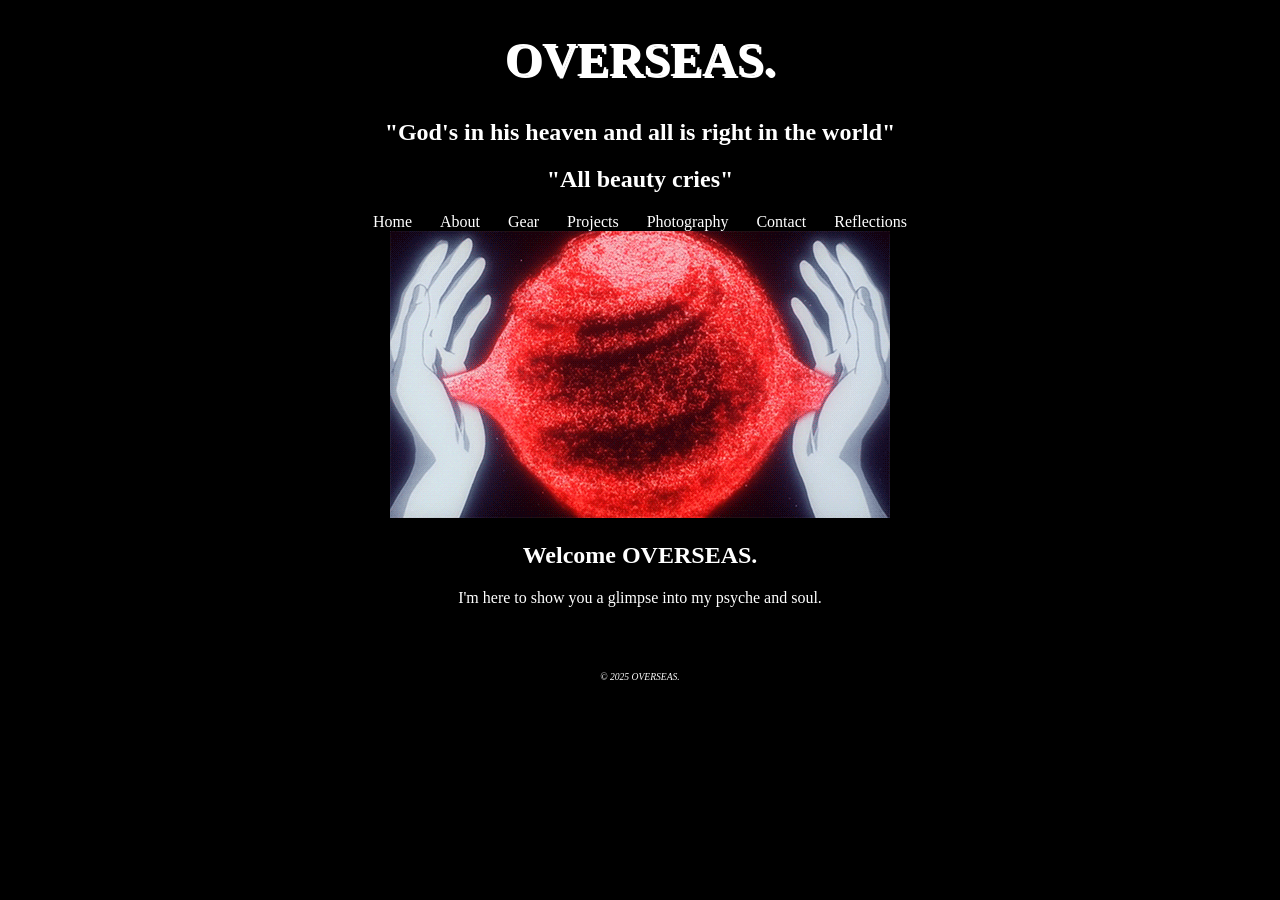
<file: index.html>
<!DOCTYPE html>
<html lang= "en">
<head>
<title>OVERSEAS.</title>
<link rel="stylesheet" href="StyleSheet.css">
<meta charset="UTF-8">

<header>
<h1>OVERSEAS.</h1>
</header>
<h2 style="text-align:center">"God's in his heaven and all is right in the world"</h2>
<h2 style="text-align:center">"All beauty cries"</h2>

<nav style="text-align:center;">
    <ul class="nav" style="display:inline-block; list-style:none; margin:0; padding:0;">
        <li style="display:inline; margin:0 12px;"><a href="X-00Home.html">Home</a></li>
        <li style="display:inline; margin:0 12px;"><a href="about.html">About</a></li>
        <li style="display:inline; margin:0 12px;"><a href="gear.html">Gear</a></li>
        <li style="display:inline; margin:0 12px;"><a href="projects.html">Projects</a></li>
        <li style="display:inline; margin:0 12px;"><a href="photography.html">Photography</a></li>
        <li style="display:inline; margin:0 12px;"><a href="contact.html">Contact</a></li>
        <li style="display:inline; margin:0 12px;"><a href="thoughts.html">Reflections</a></li>
    </ul>
</nav>

<div style="text-align:center;">
    <img src="eva.GIF" alt="Opium Den">
</div>

<h2 class="center-title">Welcome OVERSEAS.</h1>
<p class="center-title">I'm here to show you a glimpse into my psyche and soul.</p>

<p> </p>
<br></br>
<footer>&copy; 2025 OVERSEAS.</footer>
</file>
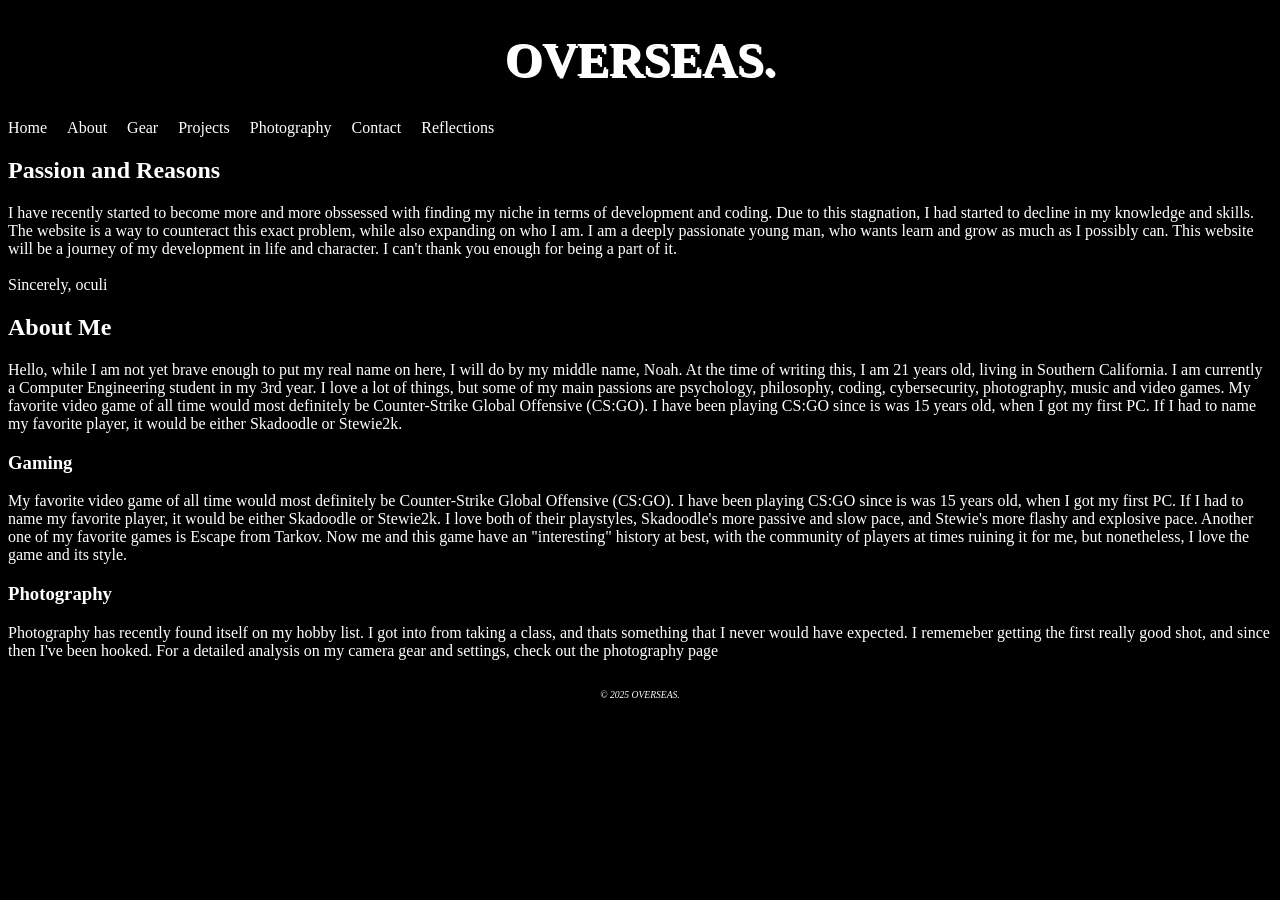
<file: about.html>
<!DOCTYPE html>
<html lang= "en">
<head></head>
    <title>About</title>
    <link rel="stylesheet" href="StyleSheet.css">
    <meta charset="UTF-8">
</head>
<body>
    <header>
        <h1>OVERSEAS.</h1>
    </header>

<nav>
<ul class="nav">
<li><a href="X-00Home.html"> Home </a></li>
<li><a href="about.html"> About </a></li> 
<li><a href="gear.html"> Gear </a></li>
<li><a href="projects.html"> Projects </a></li>
<li><a href="photography.html"> Photography </a></li>
<li><a href="contact.html"> Contact </a></li>
<li><a href="thoughts.html"> Reflections </a></li>
</ul>
</nav>

    <main>
    <h2> Passion and Reasons</h2>
    <p1>I have recently started to become more and more obssessed with finding
        my niche in terms of development and coding. Due to this stagnation,
        I had started to decline in my knowledge and skills. The website is a way 
        to counteract this exact problem, while also expanding on who I am. I am a deeply passionate young man, who 
        wants learn and grow as much as I possibly can. This website will be a journey 
        of my development in life and character. I can't thank you enough for being 
        a part of it.
    </p1>
    <br>
    <br>
    <p1> Sincerely, oculi</p1>
        <h2>About Me</h2>
    <p1> Hello, while I am not yet brave enough to put my real name on here, 
        I will do by my middle name, Noah. At the time of writing this, I am 21 years old, 
        living in Southern California. I am currently a Computer Engineering student in 
        my 3rd year. I love a lot of things, but some of my main passions are psychology, philosophy, coding, 
        cybersecurity, photography, music and video games. My favorite video game of all time 
        would most definitely be Counter-Strike Global Offensive (CS:GO). I have been playing CS:GO
        since is was 15 years old, when I got my first PC. If I had to name my favorite player,
        it would be either Skadoodle or Stewie2k.
    </p1>
    <h3>Gaming</h3>
    <p1>My favorite video game of all time 
        would most definitely be Counter-Strike Global Offensive (CS:GO). I have been playing CS:GO
        since is was 15 years old, when I got my first PC. If I had to name my favorite player,
        it would be either Skadoodle or Stewie2k. I love both of their playstyles,
        Skadoodle's more passive and slow pace, and Stewie's more flashy and explosive pace.
        Another one of my favorite games is Escape from Tarkov. Now me and this game have an "interesting" history at best,
    with the community of players at times ruining it for me, but nonetheless, I love the game and its style.</p1>
    
    <h3>Photography</h3>
    <p1>Photography has recently found itself on my hobby list. I got into from taking a class, and thats something that I
        never would have expected. I rememeber getting the first really good shot, and since then I've been hooked. For a detailed analysis
        on my camera gear and settings, check out the photography page
    </p1>

    <br>
    </br>
</main>

    <footer>&copy; 2025 OVERSEAS.</footer>

</body>
</file>
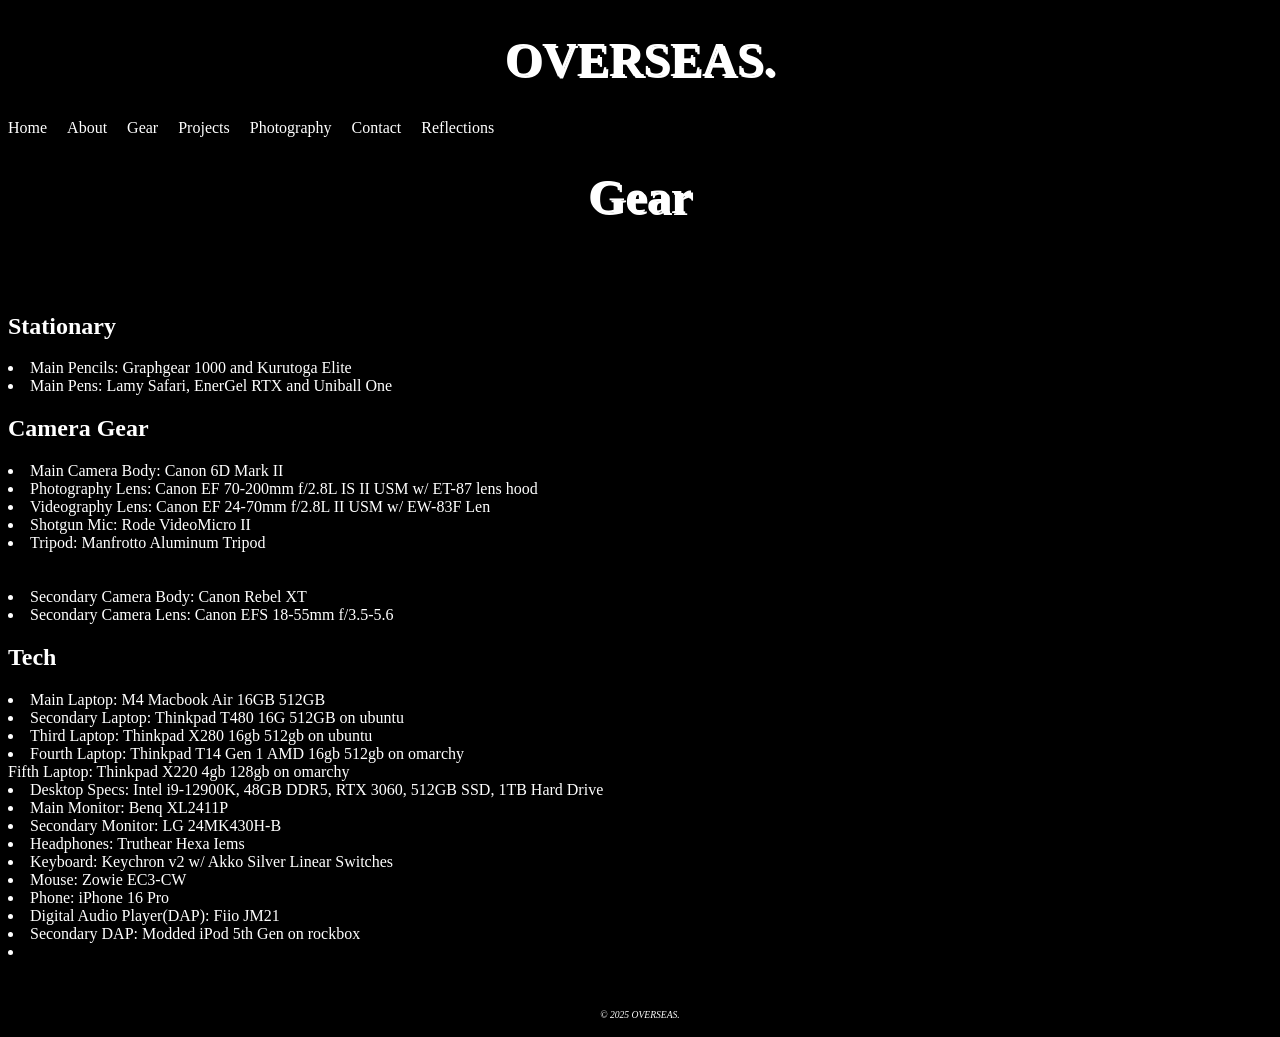
<file: gear.html>
<!DOCTYPE html>
<html lang= "en">
<head></head>
    <title>Gear</title>
    <link rel="stylesheet" href="StyleSheet.css">
    <meta charset="UTF-8">
</head>
<body>
    <header>
        <h1>OVERSEAS.</h1>
    </header>

<nav>
<ul class="nav">
<li><a href="X-00Home.html"> Home </a></li>
<li><a href="about.html"> About </a></li> 
<li><a href="gear.html"> Gear </a></li>
<li><a href="projects.html"> Projects </a></li>
<li><a href="photography.html"> Photography </a></li>
<li><a href="contact.html"> Contact </a></li>
<li><a href="thoughts.html"> Reflections </a></li>
</ul>
</nav>

<h1 class="center-title">Gear</h1>
<br></br>
<h2>Stationary</h2>
<li>Main Pencils: Graphgear 1000 and Kurutoga Elite</li>
<li>Main Pens: Lamy Safari, EnerGel RTX and Uniball One</li>

<h2>Camera Gear</h2>
<li>Main Camera Body: Canon 6D Mark II</li>
<li>Photography Lens: Canon EF 70-200mm f/2.8L IS II USM w/ ET-87 lens hood</li>
<li>Videography Lens: Canon EF 24-70mm f/2.8L II USM w/ EW-83F Len</li>
<li>Shotgun Mic: Rode VideoMicro II</li>
<li>Tripod: Manfrotto Aluminum Tripod</li>
<br></br>
<li>Secondary Camera Body: Canon Rebel XT</li>
<li>Secondary Camera Lens: Canon EFS 18-55mm f/3.5-5.6</li>

<h2>Tech</h2>
<li>Main Laptop: M4 Macbook Air 16GB 512GB </li>
<li>Secondary Laptop: Thinkpad T480 16G 512GB on ubuntu</li> 
<li>Third Laptop: Thinkpad X280 16gb 512gb on ubuntu</li>
<li>Fourth Laptop: Thinkpad T14 Gen 1 AMD 16gb 512gb on omarchy</li>
<l1>Fifth Laptop: Thinkpad X220 4gb 128gb on omarchy</l1>
<li>Desktop Specs: Intel i9-12900K, 48GB DDR5, RTX 3060, 512GB SSD, 1TB Hard Drive</li>
<li>Main Monitor: Benq XL2411P </li>
<li>Secondary Monitor: LG 24MK430H-B</li>
<li>Headphones: Truthear Hexa Iems</li>
<li>Keyboard: Keychron v2 w/ Akko Silver Linear Switches</li>
<li>Mouse: Zowie EC3-CW</li>
<li>Phone: iPhone 16 Pro</li>
<li>Digital Audio Player(DAP): Fiio JM21 </li>
<li>Secondary DAP: Modded iPod 5th Gen on rockbox</li>
<li></li>
<br></br>
<footer>&copy; 2025 OVERSEAS.</footer>
</file>
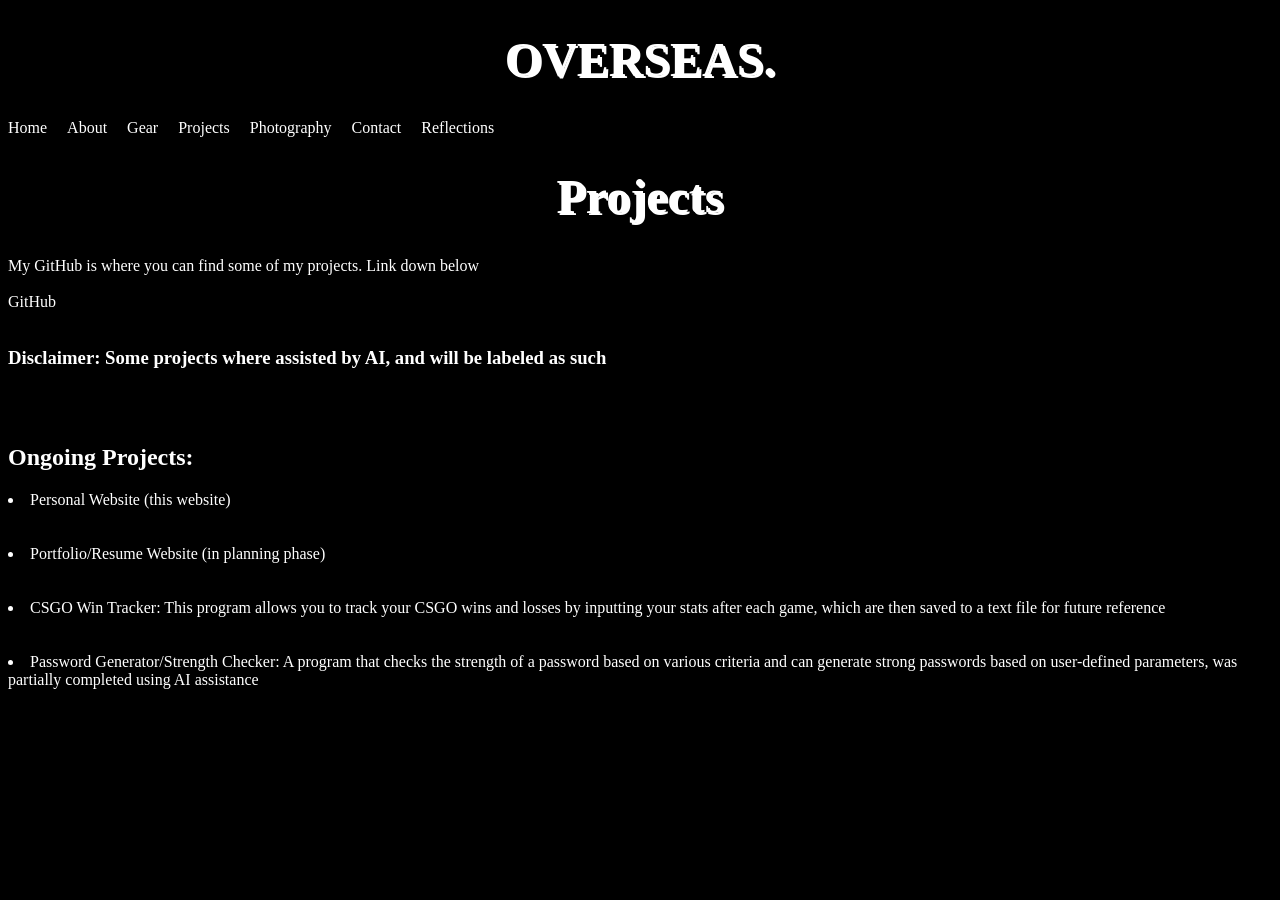
<file: projects.html>
<!DOCTYPE html>
<html lang= "en">
<head></head>
    <title>Projects</title>
    <link rel="stylesheet" href="StyleSheet.css">
    <meta charset="UTF-8">
</head>
<body>
    <header>
        <h1>OVERSEAS.</h1>
    </header>

<nav>
<ul class="nav">
<li><a href="X-00Home.html"> Home </a></li>
<li><a href="about.html"> About </a></li> 
<li><a href="gear.html"> Gear </a></li>
<li><a href="projects.html"> Projects </a></li>
<li><a href="photography.html"> Photography </a></li>
<li><a href="contact.html"> Contact </a></li>
<li><a href="thoughts.html"> Reflections </a></li>
</ul>
</nav>

<h1 class="center-title">Projects</h1>
<p1>My GitHub is where you can find some of my projects. Link down below</p1>
<br></br>
<a href="https://github.com/ocul1" target="_blank" rel="noopener noreferrer">
  GitHub
</a>
<br></br>
<h3>Disclaimer: Some projects where assisted by AI, and will be labeled as such</h3>
<br></br>
<h2>Ongoing Projects:</h2>
<li>Personal Website (this website)</li>
<br></br>
<li>Portfolio/Resume Website (in planning phase)</li>
<br></br>

<li>CSGO Win Tracker: This program allows you to track your CSGO wins and losses by inputting
    your stats after each game, which are then saved to a text file for future reference
</li>
<br></br>
<li>Password Generator/Strength Checker: A program that checks the strength of a password based on various criteria
    and can generate strong passwords based on user-defined parameters, was partially completed using AI assistance
</li>
</file>
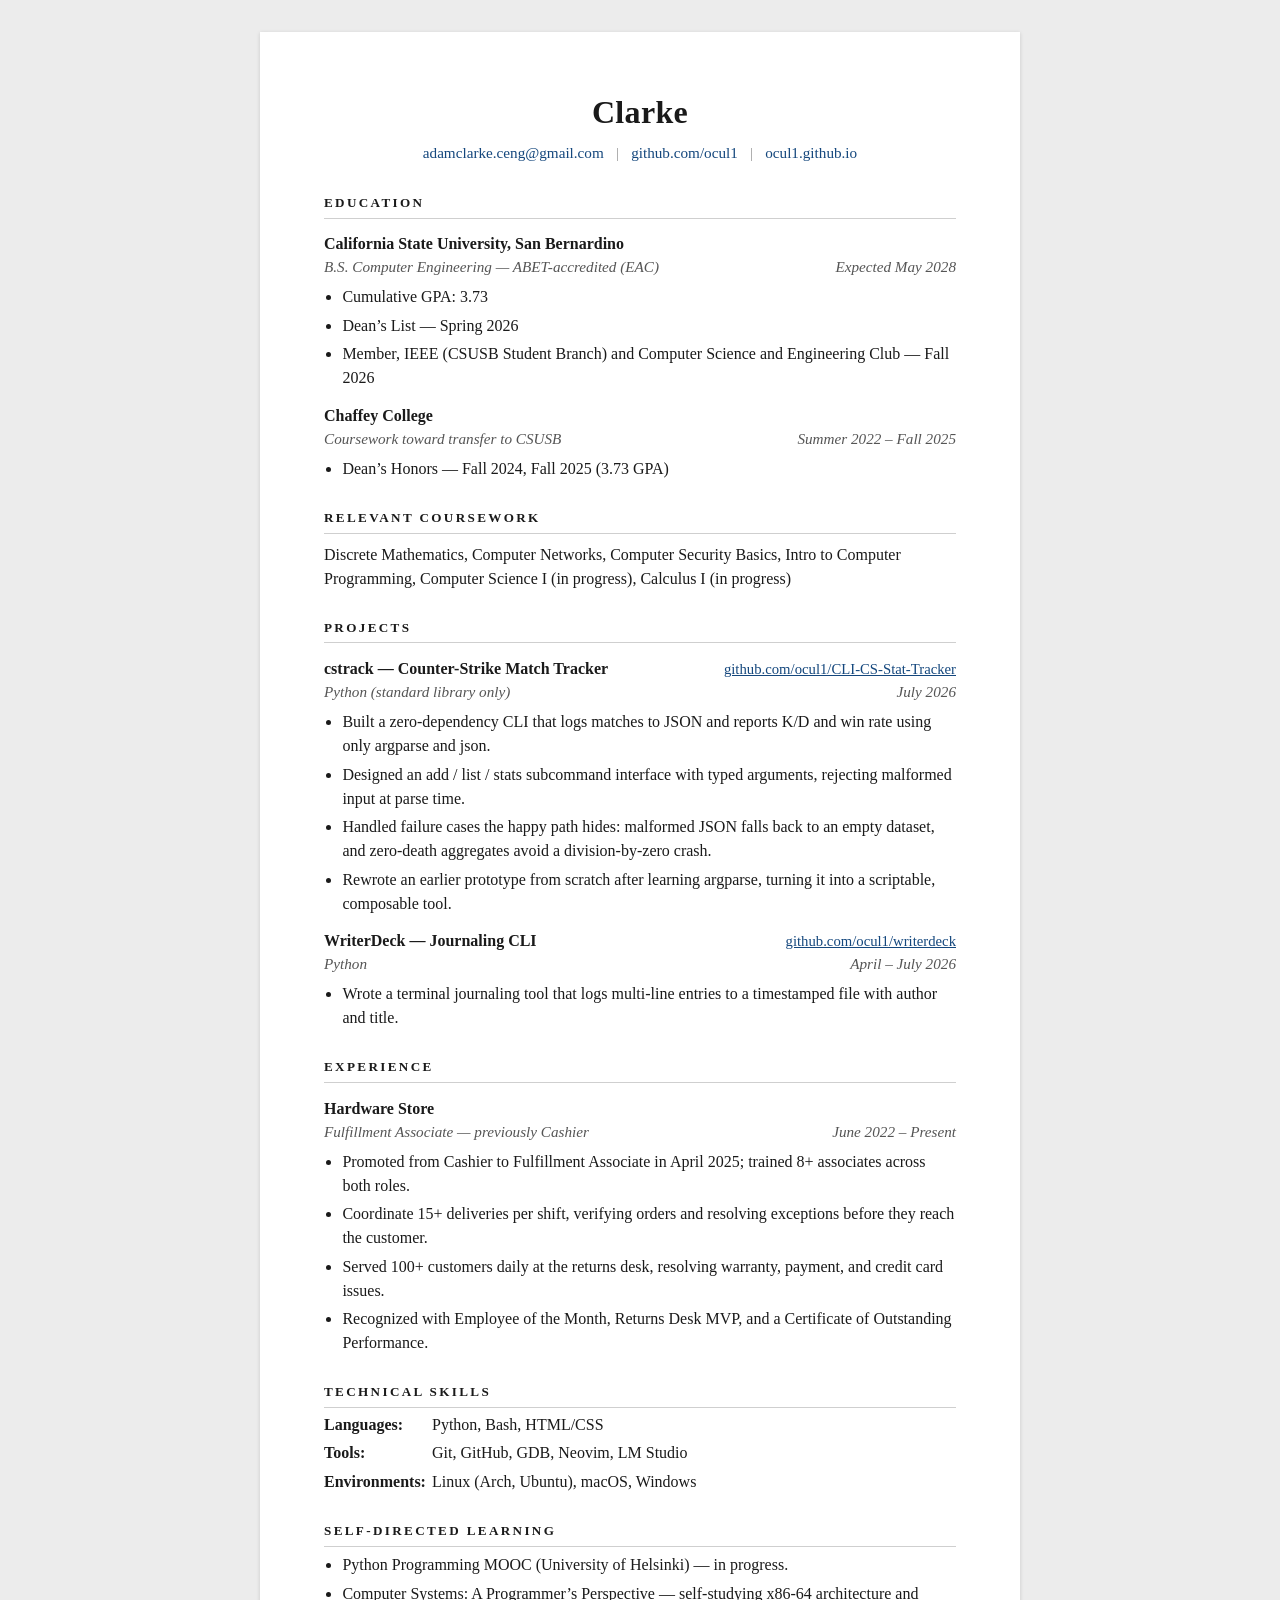
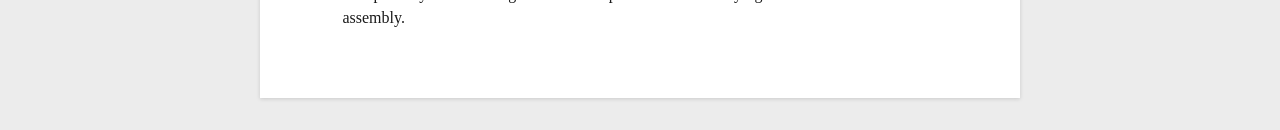
<file: resume-web.html>
<!doctype html>
<html lang="en">
<head>
<meta charset="utf-8">
<meta name="viewport" content="width=device-width, initial-scale=1">
<title>Clarke — Resume</title>
<!-- Resume for ocul1.github.io. Wording source: resume-web.md (edit there, mirror here). Regenerate the PDF by printing this file to PDF. -->
<style>
  :root {
    --ink: #1a1a1a;
    --muted: #555;
    --rule: #cfcfcf;
    --link: #14477d;
    --bg: #ffffff;
  }
  * { box-sizing: border-box; }
  html { -webkit-text-size-adjust: 100%; }
  body {
    margin: 0;
    background: #ececec;
    color: var(--ink);
    font-family: Charter, "Bitstream Charter", "Palatino Linotype", Palatino,
                 Georgia, "Times New Roman", serif;
    font-size: 16px;
    line-height: 1.5;
  }
  .page {
    max-width: 760px;
    margin: 32px auto;
    background: var(--bg);
    padding: 56px 64px 64px;
    box-shadow: 0 1px 4px rgba(0,0,0,.15);
  }
  h1 {
    text-align: center;
    font-size: 2rem;
    font-weight: 700;
    letter-spacing: .01em;
    margin: 0 0 .35rem;
  }
  .contact {
    text-align: center;
    color: var(--muted);
    font-size: .95rem;
    margin: 0 0 1.8rem;
  }
  .contact a { color: var(--link); text-decoration: none; }
  .contact a:hover { text-decoration: underline; }
  .contact .sep { margin: 0 .55em; color: #999; }
  h2 {
    font-size: .82rem;
    font-weight: 700;
    letter-spacing: .18em;
    text-transform: uppercase;
    margin: 1.7rem 0 .1rem;
    padding-bottom: .3rem;
    border-bottom: 1px solid var(--rule);
  }
  section > p { margin: .55rem 0; }
  .entry { margin: .85rem 0 0; }
  .entry-head {
    display: flex;
    justify-content: space-between;
    align-items: baseline;
    gap: 1.5rem;
    flex-wrap: wrap;
  }
  .entry-head .title { font-weight: 700; }
  .entry-head .aux { color: var(--link); font-size: .92rem; white-space: nowrap; }
  .entry-sub {
    display: flex;
    justify-content: space-between;
    align-items: baseline;
    gap: 1.5rem;
    flex-wrap: wrap;
    font-style: italic;
    color: var(--muted);
    font-size: .95rem;
  }
  .entry-sub .when { font-style: italic; white-space: nowrap; }
  ul { margin: .4rem 0 0; padding-left: 1.15rem; }
  li { margin: .28rem 0; }
  .skills p { margin: .3rem 0; }
  .skills strong { display: inline-block; min-width: 6.5em; }
  a { color: var(--link); }

  @media (max-width: 640px) {
    .page { margin: 0; padding: 32px 22px 44px; box-shadow: none; }
    body { background: var(--bg); }
    h1 { font-size: 1.6rem; }
  }

  @media print {
    @page { size: letter; margin: 0.5in 0.62in; }
    body { background: #fff; font-size: 10pt; line-height: 1.3; }
    .page { margin: 0; max-width: none; padding: 0; box-shadow: none; }
    h1 { font-size: 17pt; margin-bottom: .18rem; }
    .contact { font-size: 9.5pt; margin-bottom: .85rem; }
    h2 { font-size: 9pt; margin: 9pt 0 .08rem; padding-bottom: .16rem; }
    .entry { margin-top: .5rem; }
    section > p { margin: .3rem 0; }
    ul { margin-top: .22rem; }
    li { margin: .1rem 0; }
    .entry-head .aux, .entry-sub { font-size: 9pt; }
    a { color: #000; }
    .contact a, .entry-head .aux { color: #000; }
  }
</style>
</head>
<body>
<main class="page">

  <h1>Clarke</h1>
  <p class="contact">
    <a href="mailto:adamclarke.ceng@gmail.com">adamclarke.ceng@gmail.com</a>
    <span class="sep">|</span>
    <a href="https://github.com/ocul1">github.com/ocul1</a>
    <span class="sep">|</span>
    <a href="https://ocul1.github.io">ocul1.github.io</a>
  </p>

  <section>
    <h2>Education</h2>

    <div class="entry">
      <div class="entry-head"><span class="title">California State University, San Bernardino</span></div>
      <div class="entry-sub"><span>B.S. Computer Engineering — ABET-accredited (EAC)</span><span class="when">Expected May 2028</span></div>
      <ul>
        <li>Cumulative GPA: 3.73</li>
        <li>Dean&rsquo;s List — Spring 2026</li>
        <li>Member, IEEE (CSUSB Student Branch) and Computer Science and Engineering Club — Fall 2026</li>
      </ul>
    </div>

    <div class="entry">
      <div class="entry-head"><span class="title">Chaffey College</span></div>
      <div class="entry-sub"><span>Coursework toward transfer to CSUSB</span><span class="when">Summer 2022 – Fall 2025</span></div>
      <ul>
        <li>Dean&rsquo;s Honors — Fall 2024, Fall 2025 (3.73 GPA)</li>
      </ul>
    </div>
  </section>

  <section>
    <h2>Relevant Coursework</h2>
    <p>Discrete Mathematics, Computer Networks, Computer Security Basics, Intro to
    Computer Programming, Computer Science I (in progress), Calculus I (in progress)</p>
  </section>

  <section>
    <h2>Projects</h2>

    <div class="entry">
      <div class="entry-head">
        <span class="title">cstrack — Counter-Strike Match Tracker</span>
        <a class="aux" href="https://github.com/ocul1/CLI-CS-Stat-Tracker">github.com/ocul1/CLI-CS-Stat-Tracker</a>
      </div>
      <div class="entry-sub"><span>Python (standard library only)</span><span class="when">July 2026</span></div>
      <ul>
        <li>Built a zero-dependency CLI that logs matches to JSON and reports K/D and win rate using only argparse and json.</li>
        <li>Designed an add / list / stats subcommand interface with typed arguments, rejecting malformed input at parse time.</li>
        <li>Handled failure cases the happy path hides: malformed JSON falls back to an empty dataset, and zero-death aggregates avoid a division-by-zero crash.</li>
        <li>Rewrote an earlier prototype from scratch after learning argparse, turning it into a scriptable, composable tool.</li>
      </ul>
    </div>

    <div class="entry">
      <div class="entry-head">
        <span class="title">WriterDeck — Journaling CLI</span>
        <a class="aux" href="https://github.com/ocul1/writerdeck">github.com/ocul1/writerdeck</a>
      </div>
      <div class="entry-sub"><span>Python</span><span class="when">April – July 2026</span></div>
      <ul>
        <li>Wrote a terminal journaling tool that logs multi-line entries to a timestamped file with author and title.</li>
      </ul>
    </div>
  </section>

  <section>
    <h2>Experience</h2>

    <div class="entry">
      <div class="entry-head"><span class="title">Hardware Store</span></div>
      <div class="entry-sub"><span>Fulfillment Associate — previously Cashier</span><span class="when">June 2022 – Present</span></div>
      <ul>
        <li>Promoted from Cashier to Fulfillment Associate in April 2025; trained 8+ associates across both roles.</li>
        <li>Coordinate 15+ deliveries per shift, verifying orders and resolving exceptions before they reach the customer.</li>
        <li>Served 100+ customers daily at the returns desk, resolving warranty, payment, and credit card issues.</li>
        <li>Recognized with Employee of the Month, Returns Desk MVP, and a Certificate of Outstanding Performance.</li>
      </ul>
    </div>
  </section>

  <section class="skills">
    <h2>Technical Skills</h2>
    <p><strong>Languages:</strong> Python, Bash, HTML/CSS</p>
    <p><strong>Tools:</strong> Git, GitHub, GDB, Neovim, LM Studio</p>
    <p><strong>Environments:</strong> Linux (Arch, Ubuntu), macOS, Windows</p>
  </section>

  <section>
    <h2>Self-Directed Learning</h2>
    <ul>
      <li>Python Programming MOOC (University of Helsinki) — in progress.</li>
      <li>Computer Systems: A Programmer&rsquo;s Perspective — self-studying x86-64 architecture and assembly.</li>
    </ul>
  </section>

</main>
</body>
</html>
</file>
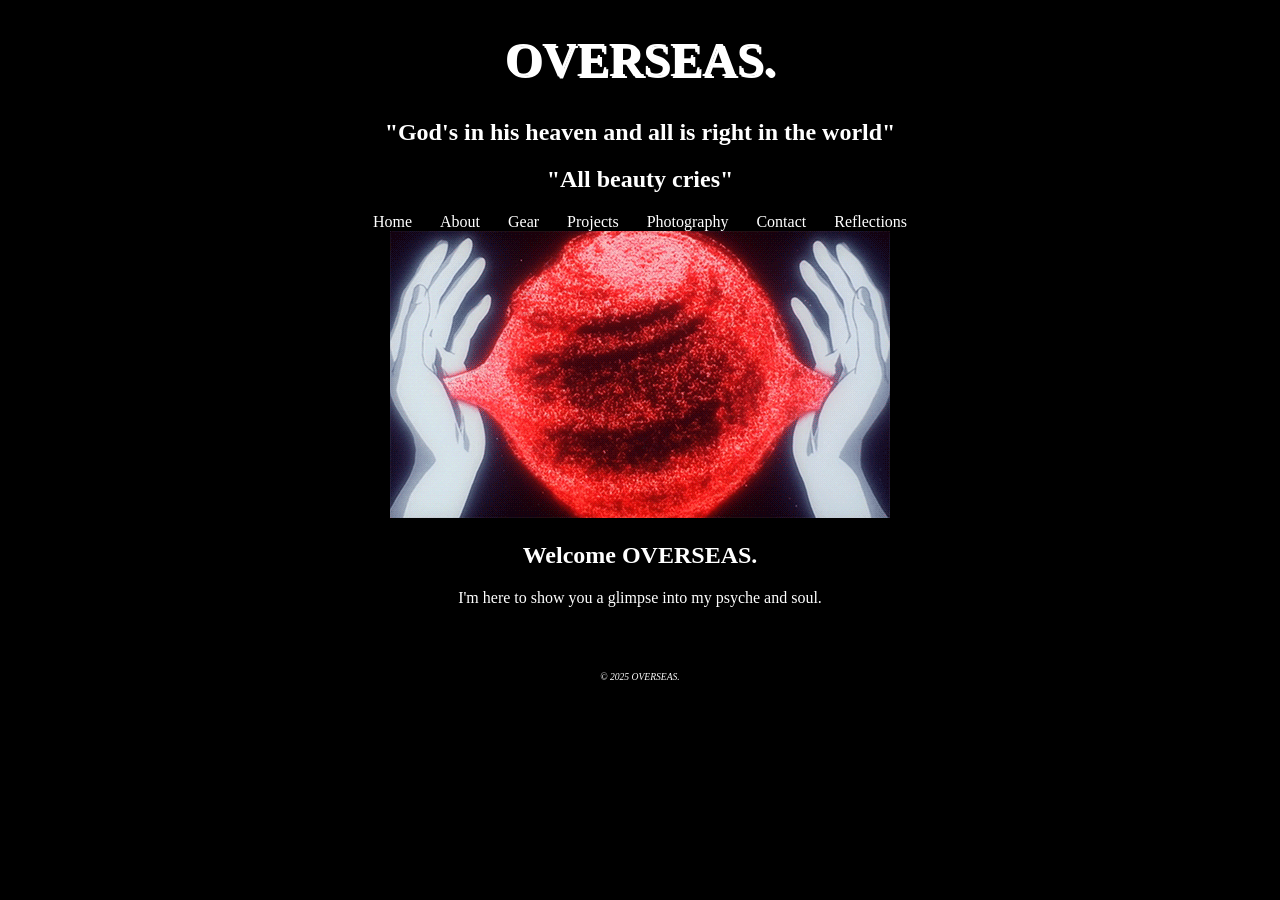
<file: X-00Home.html>
<!DOCTYPE html>
<html lang= "en">
<head>
<title>OVERSEAS.</title>
<link rel="stylesheet" href="StyleSheet.css">
<meta charset="UTF-8">

<header>
<h1>OVERSEAS.</h1>
</header>
<h2 style="text-align:center">"God's in his heaven and all is right in the world"</h2>
<h2 style="text-align:center">"All beauty cries"</h2>

<nav style="text-align:center;">
    <ul class="nav" style="display:inline-block; list-style:none; margin:0; padding:0;">
        <li style="display:inline; margin:0 12px;"><a href="index.html">Home</a></li>
        <li style="display:inline; margin:0 12px;"><a href="about.html">About</a></li>
        <li style="display:inline; margin:0 12px;"><a href="gear.html">Gear</a></li>
        <li style="display:inline; margin:0 12px;"><a href="projects.html">Projects</a></li>
        <li style="display:inline; margin:0 12px;"><a href="photography.html">Photography</a></li>
        <li style="display:inline; margin:0 12px;"><a href="contact.html">Contact</a></li>
        <li style="display:inline; margin:0 12px;"><a href="thoughts.html">Reflections</a></li>
    </ul>
</nav>

<div style="text-align:center;">
    <img src="eva.GIF" alt="Opium Den">
</div>

<h2 class="center-title">Welcome OVERSEAS.</h1>
<p class="center-title">I'm here to show you a glimpse into my psyche and soul.</p>

<p> </p>
<br></br>
<footer>&copy; 2025 OVERSEAS.</footer>
</file>
<file: StyleSheet.css>
* {box-sizing: border-box;}

body	{background-color: #000000;
		color: #ffffff;
		font-family: IM Fell English, serif; 
		margin: 3;}
		
footer {background-color: #000000;
		font-style: italic; 
		font-size: .60em; 
		text-align: center;
		padding: 1em;
		border-top: 2px solid #000000;}
		
h1	{font-size: 2em;
	color: #ffffff;
	text-shadow: 2px 2px;}
	
img		{max-width: 50%;
		height: auto;}
		
td 	{padding: 10px;}
th 	{padding: 10px;}
tr:nth-of-type(odd) {background-color: #5A5A5A;}
			
table {margin: auto;
		width: 90%;
		border-spacing: 0;}
		
@media (min-width: 600px) { 
		header { 	padding-left: 0; 
				text-align: center; }	
		h1        { font-size: 3em; }	
		input[type="submit"] {grid-column: 2/3;
								width: 9em;}
		form {width: 40%;
				display: grid;
				grid-gap: 1em;
				gap: 1em;
				grid-template-column: 6em 1fr;}
}

@media (min-width: 1024px) {
		@supports (display: grid) {
				header {grid-area: header;}
				footer {grid-area: footer;}		
		}
}

ul.nav {
	display: flex;
	flex-direction: row;
	gap: 20px;
	list-style: none;
	padding: 0;
	margin: 0;

}

.center-title {
	text-align: center;
}

a {
  color: white;        
  text-decoration: none;
}

a:visited {
  color: white;        
}

a:hover {
  color: #ccc;         
}

a:active {
  color: white;
}
</file>
